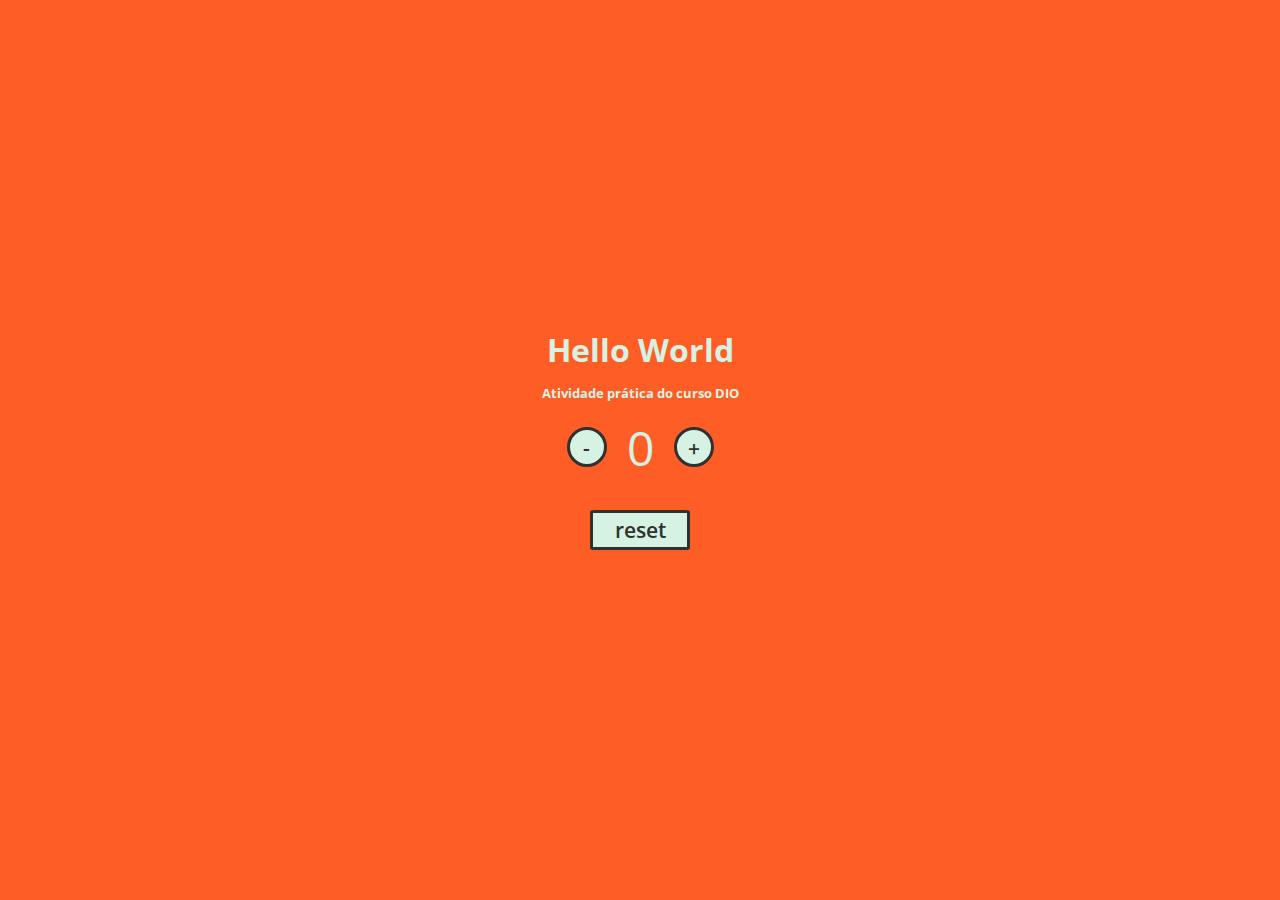
<file: dio-intro-js-contador-main/index.html>
<!DOCTYPE html>
<html lang="en">
<head>
    <meta charset="UTF-8">
    <meta name="viewport" content="width=device-width, initial-scale=1.0">
    <link rel="stylesheet" href="./assets/css/styles.css" />
    <title>Contador</title>
</head>
<body>
    <main class="container">
        <header class="header">Hello World</header>
        <p>Atividade prática do curso DIO</p>
        <section class="counter">
            <button id="subtract" name="subtract"> - </button>
            <p id="currentNumber">  </p>
            <button id="add" name="add"> + </button>
        </section>
        <button class="btn-reset" id="reset" name="reset"> reset </button>
    </main>
    <script src="./assets/js/scripts.js"></script>
</body>
</html>
</file>
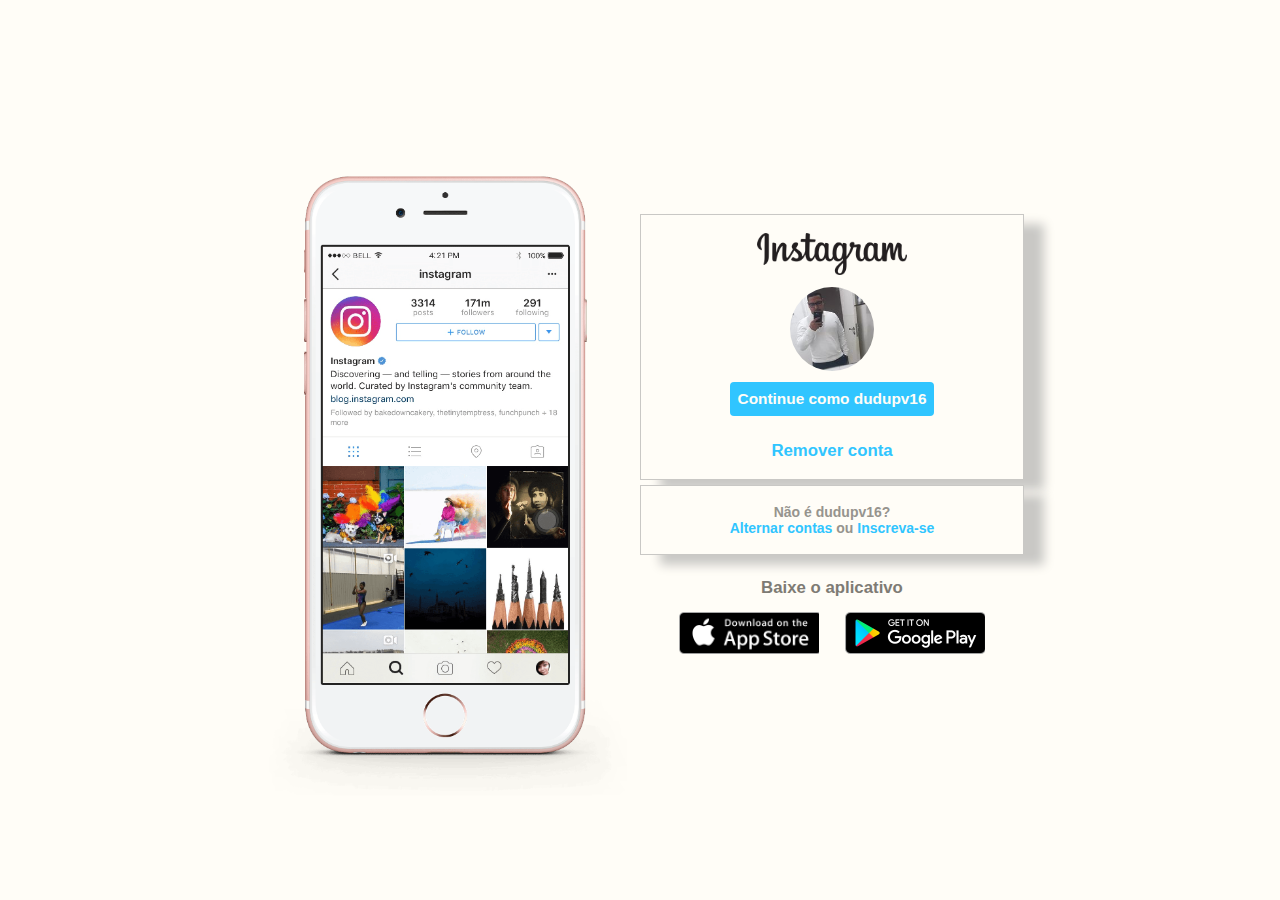
<file: flexbox-recriando-login-instagram-main/index.html>
<!DOCTYPE html>
<html lang="en">
<head>
    <meta charset="UTF-8">
    <meta name="viewport" content="width=device-width, initial-scale=1.0">
    <link rel="stylesheet" href="style.css">
    <title>Instagram</title>
</head>
<body>
    <main class="instagram-wrapper">
        <section class="instagram-phone">
            <img src="./img/instagram-celular.png" alt="celular">
        </section>
        <section class="instagram-continue">
            <article class="group">
                <img src="./img/instagram-logo.png" class="instagram-logo" alt="instagram logo">
                <div class="profile-photo">
                    <img src="./img/perfil-instagram.jpg" alt="foto de perfil">
                </div>

                <a href="#" class="instagram-login">Continue como dudupv16</a>
                <a href="#" class="instagram-logout">Remover conta</a>
            </article>
            <article class="group">
                <h6 class="not-account">Não é dudupv16?</h6>
                <h6 class="not-account">
                    <span class="link-blue">Alternar contas</span>
                    ou
                    <span class="link-blue">Inscreva-se</span>
                </h6>
            </article>
            <article class="get-the-app">
                <p class="get-app">Baixe o aplicativo</p>
                <footer class="download">
                    <a href="#" class="app-download"></a>
                    <a href="#" class="app-download"></a>
                </footer>
            </article>
        </section>
    </main>
</body>
</html>
</file>
<file: dio-intro-js-contador-main/assets/css/styles.css>
@import url('https://fonts.googleapis.com/css2?family=Open+Sans:wght@300;600&display=swap');

* {
    font-family: 'Open Sans', sans-serif;
}

body {
    display: flex;
    align-items: center;
    justify-content: center;
    flex-direction: column;
    background-color: #fe5d26;
}

button {
    height: 40px;
    width: 40px;
    border-radius: 50%;
    border: 3px solid #313131;
    background-color: #d5f2e3;
    color: #313131;
    font-size: 16pt;
    font-weight: 600;
    text-align: center;
}

p {
    font-size: .8rem;
    font-weight: bold;
    color: #d5f2e3;
}

.container {
	display: flex;
	flex-wrap: wrap;
	justify-content: center;
	align-items: center;
	align-content: center;
    flex-direction: column;

    margin-top: 20rem;
}

.counter {
    display: flex;
	justify-content: center;
	align-items: center;
	align-content: center;
    flex-direction: row;
}

.header {
    font-size: 2rem;
    font-weight: bold;
    color: #d5f2e3;
}

.btn-reset {
    width: 100px;
    margin-top: 30px;
    border-radius: 5%;
    border: 3px solid #313131;
    background-color: #d5f2e3;
    color: #313131;
    font-size: 16pt;
    font-weight: 600;
    text-align: center;
}

#currentNumber {
    display: flex;
    align-items: center;
    margin: 0 20px;
}

p#currentNumber {
    font-size: 3rem;
    font-weight: 400;
}
</file>
<file: flexbox-recriando-login-instagram-main/style.css>
* {
    padding: 0;
    margin: 0;
    box-sizing: border-box;
    text-decoration: none;
    font-family: sans-serif;
    font-size: 14px;
}

body {
    width: 100%;
    min-height: 100vh;
    background-color: #fffdf7;
    margin: 0;
    padding: 0;
    display: flex;
    justify-content: center;
}

.instagram-wrapper {
    display: flex;
    align-items: center;
    justify-content: start;
    width: 60%;
    height: 100vh;
}

.instagram-phone {
    display: flex;
    align-items: center;
    justify-content: center;
    width: 50%;
}   

.instagram-phone img {
    height: 50rem;

}

.instagram-continue {
    display: flex;
    align-items: center; /* horizontal */
    justify-content: space-around; /* vertical */
    flex-direction: column;
    width: 50%;
    min-height: 34rem;
}

.group {
    display: flex;
    justify-content: space-between;
    align-items: center;
    flex-direction: column;
    background-color: #fffdf7;
    width: 100%;
    padding: 1.3rem 0;
    border: 1px solid #c9c8c5;
    box-shadow: 20px 10px 10px #c9c8c5;
}

.group:nth-child(1) {
    min-height: 19rem;
}

.instagram-logo {
    height: 3rem;
}

.profile-photo {
    display: flex;
    justify-content: center;
    align-items: center;
    border-radius: 50%;
    overflow: hidden;
}

.profile-photo img {
    height: 6rem;
}

.instagram-login {
    background-color: #30c5ff;
    color: #fffdf7;
    padding: 8px;
    border-radius: 4px;

    font-size: 1.1rem;
    font-weight: bold;
}

.instagram-logout {
    color: #30c5ff;
    margin-top: 1rem;

    font-size: 1.2rem;
    font-weight: bold;
}

.not-account {
    color: #96948e;
}

.link-blue {
    color: #30c5ff;

    cursor: pointer;
}

.get-the-app {
    display: flex;
    flex-direction: column;
    align-items: center;
    justify-content: center;
    width: 100%;
    padding: 1.3rem 0;
}

.get-app {
    font-size: 1.2rem;
    font-weight: bold;
    color: #7e7b74;
}

.download {
    display: flex;
    width: 100%;
    justify-content: space-evenly;
    align-items: center;
    padding: 1rem;
}

.app-download {
    height: 3rem;
    width: 10rem;
    background-size: cover;
}

.app-download:nth-child(1) {
    background-image: url('./img/apple-button.png');
}

.app-download:nth-child(2) {
    background-image: url('./img/googleplay-button.png');
}

/* media queries */
@media (max-width: 1024px) {
    .instagram-wrapper {
        width: 90%;
    }
}

@media (max-width: 650px) {
    body {
        background-color: #fffdf7;
    }

    .instagram-wrapper {
        width: 90%;
    }

    .instagram-phone {
        display: none;
    }

    .instagram-continue {
        width: 100%;
    }
    
    .group {
        border: 1px solid transparent;
    }
}
</file>
